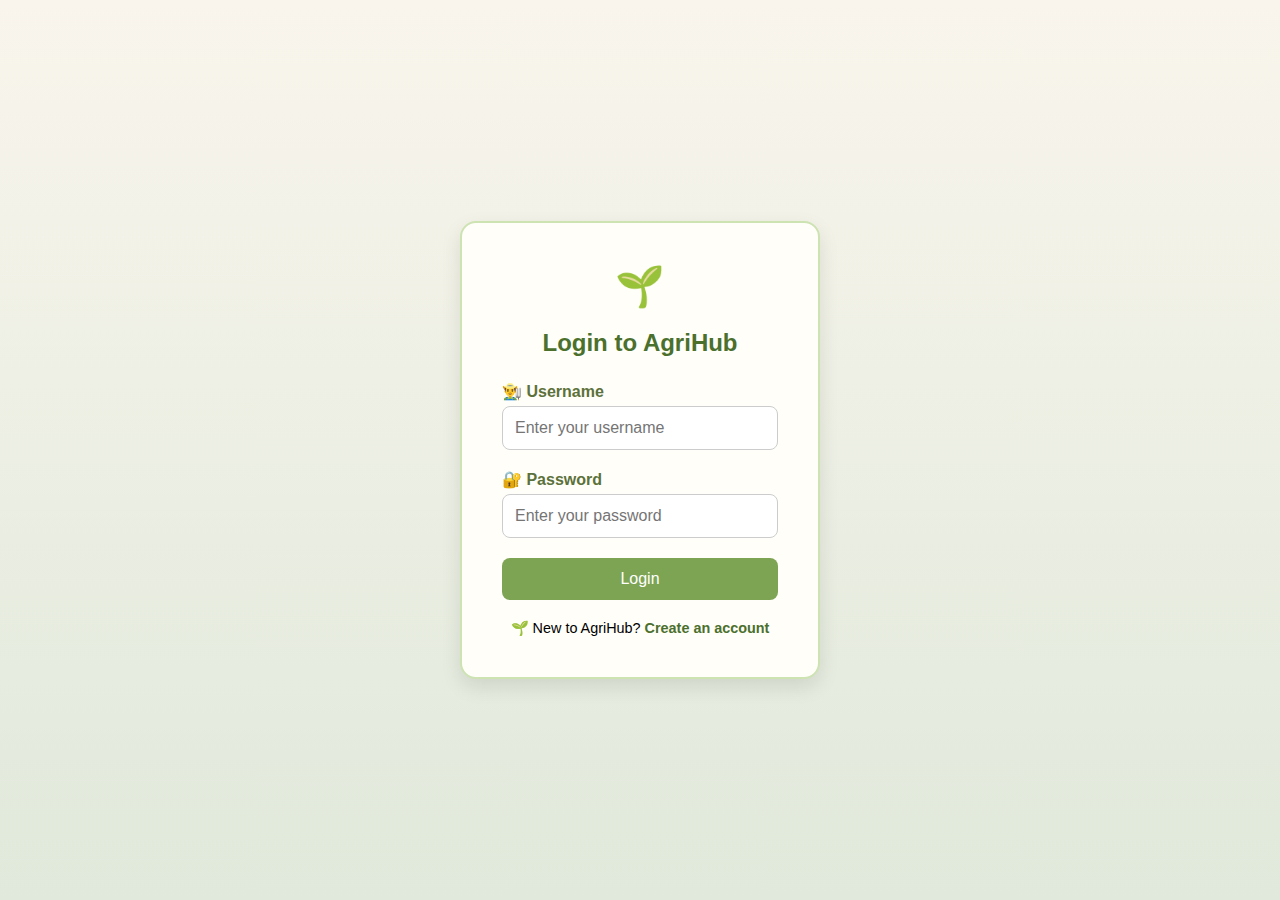
<file: index.html>
<!DOCTYPE html>
<html lang="en">
<head>
  <meta charset="UTF-8" />
  <meta name="viewport" content="width=device-width, initial-scale=1.0"/>
  <title>AgriHub | Login 🌾</title>
  <style>
    * {
      box-sizing: border-box;
    }

    body {
      margin: 0;
      font-family: 'Segoe UI', sans-serif;
      background: linear-gradient(to bottom, #f9f5ec, #e0e9db);
      display: flex;
      justify-content: center;
      align-items: center;
      height: 100vh;
    }

    .login-container {
      background: #fffef8;
      padding: 40px;
      border-radius: 16px;
      box-shadow: 0 8px 20px rgba(0, 0, 0, 0.1);
      width: 360px;
      text-align: center;
      animation: fadeIn 0.5s ease;
      border: 2px solid #cde3b2;
    }

    @keyframes fadeIn {
      from { opacity: 0; transform: translateY(-20px); }
      to { opacity: 1; transform: translateY(0); }
    }

    .emoji {
      font-size: 40px;
      margin-bottom: 10px;
    }

    h2 {
      margin-bottom: 25px;
      color: #4b702d;
    }

    .input-group {
      text-align: left;
      margin-bottom: 20px;
    }

    label {
      display: block;
      font-weight: 600;
      color: #5c713b;
      margin-bottom: 5px;
    }

    input {
      width: 100%;
      padding: 12px;
      border: 1px solid #ccc;
      border-radius: 8px;
      font-size: 1rem;
    }

    .login-btn {
      background-color: #7da453;
      color: white;
      padding: 12px;
      border: none;
      width: 100%;
      border-radius: 8px;
      font-size: 1rem;
      cursor: pointer;
      transition: background 0.3s ease;
    }

    .login-btn:hover {
      background-color: #668b40;
    }

    .error {
      color: red;
      font-size: 0.9rem;
      display: none;
      margin-top: 10px;
    }

    .signup {
      margin-top: 20px;
      font-size: 0.9rem;
    }

    .signup a {
      text-decoration: none;
      color: #4b702d;
      font-weight: bold;
    }

    .signup a:hover {
      text-decoration: underline;
    }
  </style>
</head>
<body>

  <div class="login-container">
    <div class="emoji">🌱</div>
    <h2>Login to AgriHub</h2>
    <form id="loginForm">
      <div class="input-group">
        <label for="username">👨‍🌾 Username</label>
        <input type="text" id="username" placeholder="Enter your username" required>
      </div>

      <div class="input-group">
        <label for="password">🔐 Password</label>
        <input type="password" id="password" placeholder="Enter your password" required>
      </div>

      <button type="submit" class="login-btn">Login</button>
      <div class="error" id="error-msg">❌ Invalid username or password</div>
    </form>

    <div class="signup">
      🌱 New to AgriHub? <a href="signup.html">Create an account</a>
    </div>
  </div>

  <script>
    const form = document.getElementById("loginForm");
    const error = document.getElementById("error-msg");

    form.addEventListener("submit", function (e) {
      e.preventDefault();

      const username = document.getElementById("username").value.trim();
      const password = document.getElementById("password").value.trim();

      const validUsername = "farmer";
      const validPassword = "farm123";

      if (username === validUsername && password === validPassword) {
        window.location.href = "dashboard.html";
      } else {
        error.style.display = "block";
      }
    });
  </script>

</body>
</html>
</file>
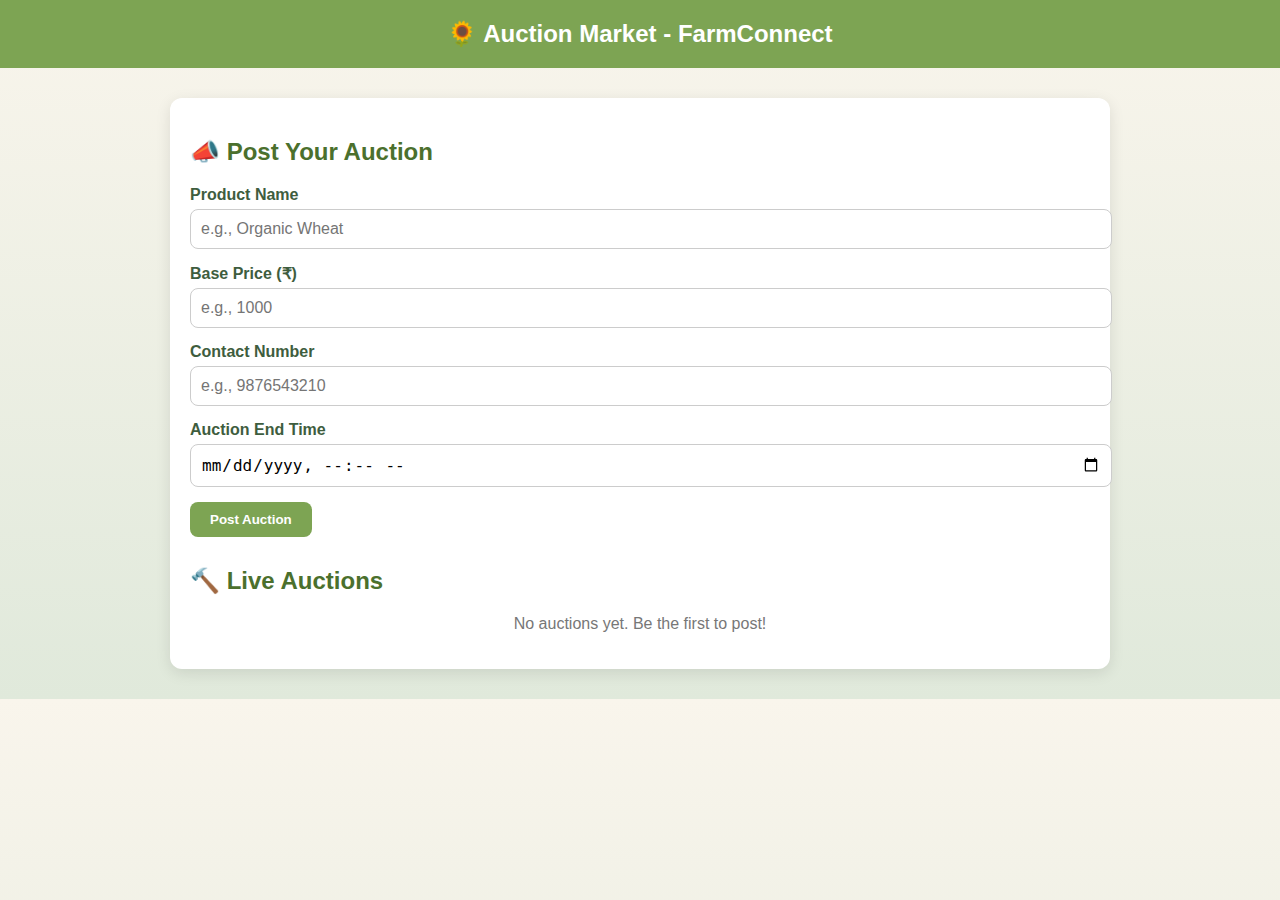
<file: auction.html>
<!DOCTYPE html>
<html lang="en">
<head>
  <meta charset="UTF-8" />
  <meta name="viewport" content="width=device-width, initial-scale=1.0"/>
  <title>🌾 Auction - FarmConnect</title>
  <style>
    body {
      font-family: 'Segoe UI', sans-serif;
      background: linear-gradient(to bottom, #f9f5ec, #e0e9db);
      margin: 0;
      padding: 0;
    }

    header {
      background-color: #7da453;
      padding: 20px;
      text-align: center;
      color: white;
      font-size: 24px;
      font-weight: bold;
    }

    .container {
      max-width: 900px;
      margin: 30px auto;
      padding: 20px;
      background-color: #ffffff;
      border-radius: 12px;
      box-shadow: 0 4px 15px rgba(0, 0, 0, 0.1);
    }

    h2 {
      color: #4b702d;
      margin-bottom: 20px;
    }

    .form-group {
      margin-bottom: 15px;
    }

    label {
      display: block;
      margin-bottom: 5px;
      font-weight: bold;
      color: #3e5d3e;
    }

    input[type="text"],
    input[type="number"],
    input[type="datetime-local"] {
      width: 100%;
      padding: 10px;
      border-radius: 8px;
      border: 1px solid #ccc;
      font-size: 1rem;
    }

    button {
      background-color: #7da453;
      color: white;
      padding: 10px 20px;
      border: none;
      border-radius: 8px;
      font-weight: bold;
      cursor: pointer;
    }

    button:hover {
      background-color: #5c7d3d;
    }

    .auction-list {
      margin-top: 30px;
    }

    .auction-item {
      border: 1px solid #cde3b2;
      padding: 15px;
      margin-bottom: 15px;
      border-radius: 10px;
      background-color: #f5fbe6;
    }

    .auction-item h4 {
      margin: 0;
      color: #4b702d;
    }

    .auction-item p {
      margin: 5px 0;
    }

    .bid-form {
      margin-top: 10px;
    }

    .bid-form input[type="number"] {
      width: 200px;
      margin-right: 10px;
    }

    .no-auctions {
      text-align: center;
      color: #777;
    }

    .timestamp {
      font-size: 0.9rem;
      color: #888;
    }
  </style>
</head>
<body>

  <header>🌻 Auction Market - FarmConnect</header>

  <div class="container">
    <h2>📣 Post Your Auction</h2>
    <div class="form-group">
      <label for="product">Product Name</label>
      <input type="text" id="product" placeholder="e.g., Organic Wheat" />
    </div>
    <div class="form-group">
      <label for="basePrice">Base Price (₹)</label>
      <input type="number" id="basePrice" placeholder="e.g., 1000" />
    </div>
    <div class="form-group">
      <label for="contact">Contact Number</label>
      <input type="text" id="contact" placeholder="e.g., 9876543210" />
    </div>
    <div class="form-group">
      <label for="endTime">Auction End Time</label>
      <input type="datetime-local" id="endTime" />
    </div>
    <button onclick="postAuction()">Post Auction</button>

    <div class="auction-list" id="auctionList">
      <h2>🔨 Live Auctions</h2>
      <p class="no-auctions" id="noAuctions">No auctions yet. Be the first to post!</p>
    </div>
  </div>

  <script>
    function postAuction() {
      const product = document.getElementById("product").value.trim();
      const basePrice = document.getElementById("basePrice").value.trim();
      const contact = document.getElementById("contact").value.trim();
      const endTime = document.getElementById("endTime").value;
      const auctionList = document.getElementById("auctionList");
      const noAuctions = document.getElementById("noAuctions");

      if (product && basePrice && contact && endTime) {
        const now = new Date();
        const postedTime = now.toLocaleString("en-GB");

        const endDateTime = new Date(endTime);
        const endTimeFormatted = endDateTime.toLocaleString("en-GB");

        const auctionItem = document.createElement("div");
        auctionItem.className = "auction-item";
        auctionItem.innerHTML = `
          <h4>🌾 ${product}</h4>
          <p><strong>Base Price:</strong> ₹${basePrice}</p>
          <p><strong>Contact:</strong> ${contact}</p>
          <p class="timestamp">📅 Posted on: ${postedTime}</p>
          <p class="timestamp">⏰ Ends on: ${endTimeFormatted}</p>
          <form class="bid-form" onsubmit="submitBid(event)">
            <label>💰 Enter Your Bid:</label>
            <input type="number" required placeholder="₹ Amount" />
            <button type="submit">Submit Bid</button>
          </form>
        `;
        auctionList.appendChild(auctionItem);
        noAuctions.style.display = "none";

        // Clear form
        document.getElementById("product").value = "";
        document.getElementById("basePrice").value = "";
        document.getElementById("contact").value = "";
        document.getElementById("endTime").value = "";
      } else {
        alert("Please fill in all fields.");
      }
    }

    function submitBid(event) {
      event.preventDefault();
      const input = event.target.querySelector("input[type='number']");
      const bidValue = input.value;
      if (bidValue) {
        alert(`✅ Bid of ₹${bidValue} submitted!`);
        input.value = "";
      }
    }
  </script>

</body>
</html>
</file>
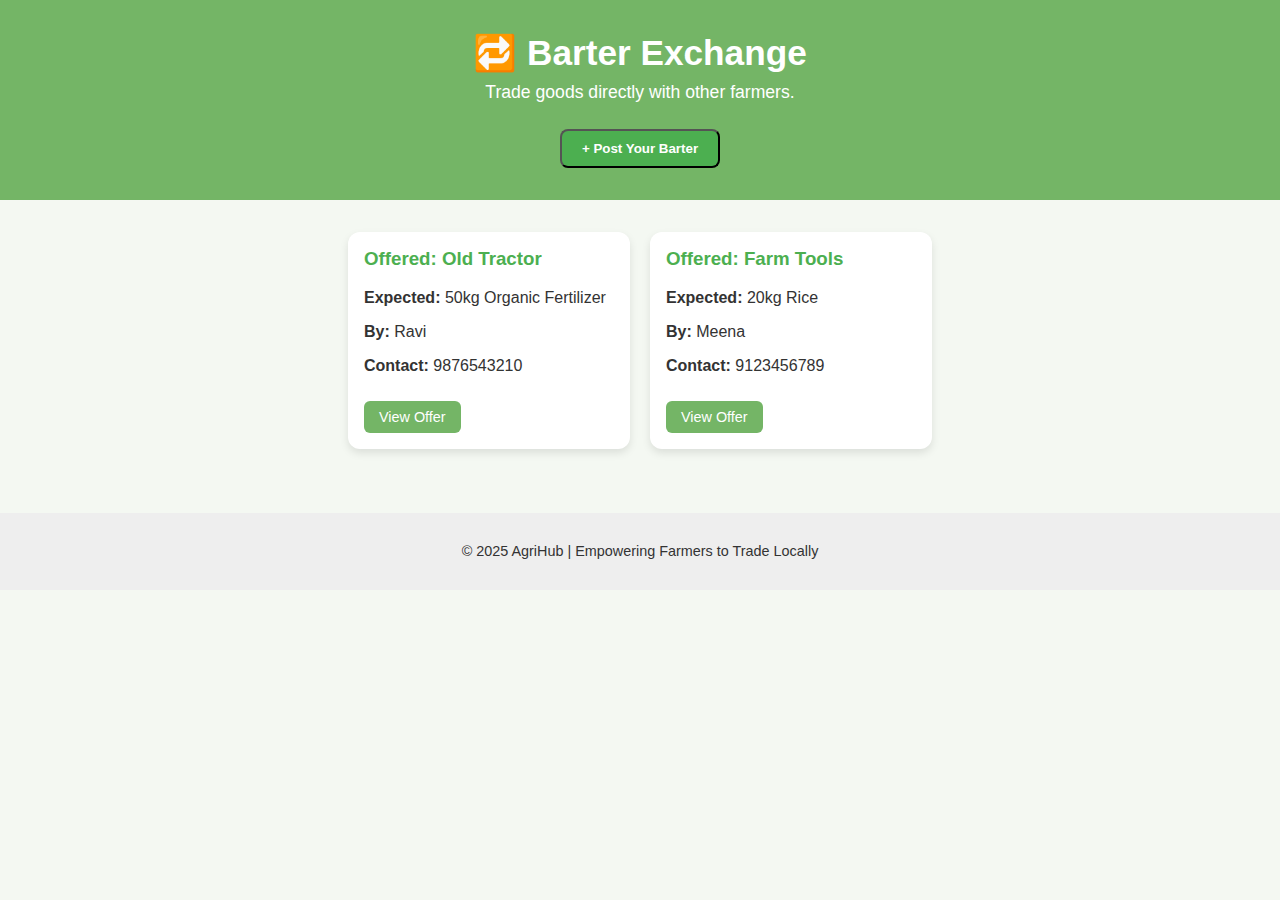
<file: barter.html>
<!DOCTYPE html>
<html lang="en">
<head>
  <meta charset="UTF-8" />
  <meta name="viewport" content="width=device-width, initial-scale=1.0"/>
  <title>Barter System - AgriHub</title>
  <style>
    body {
      margin: 0;
      font-family: 'Segoe UI', sans-serif;
      background-color: #f4f8f2;
      color: #333;
    }

    header {
      text-align: center;
      background-color: #74b566;
      color: white;
      padding: 2rem 1rem;
    }

    header h1 {
      margin: 0;
      font-size: 2.2rem;
    }

    header p {
      margin: 0.5rem 0 1rem 0;
      font-size: 1.1rem;
    }

    .btn {
      display: inline-block;
      margin-top: 10px;
      padding: 10px 20px;
      background-color: #4caf50;
      color: white;
      text-decoration: none;
      border-radius: 8px;
      font-weight: bold;
      cursor: pointer;
    }

    .card-container {
      display: flex;
      flex-wrap: wrap;
      justify-content: center;
      padding: 2rem;
      gap: 20px;
    }

    .card {
      background-color: white;
      border-radius: 12px;
      padding: 1rem;
      width: 250px;
      box-shadow: 0 4px 8px rgba(0,0,0,0.1);
      transition: transform 0.2s;
      text-align: left;
    }

    .card:hover {
      transform: scale(1.03);
      background-color: #e8f5e9;
    }

    .card h3 {
      margin-top: 0;
      color: #4caf50;
    }

    .btn-small {
      display: inline-block;
      margin-top: 10px;
      padding: 8px 15px;
      background-color: #74b566;
      color: white;
      text-decoration: none;
      border-radius: 6px;
      font-size: 0.9rem;
    }

    footer {
      text-align: center;
      padding: 1rem;
      background-color: #eee;
      margin-top: 2rem;
      font-size: 0.9rem;
    }

    /* Modal */
    .modal {
      display: none;
      position: fixed;
      z-index: 1;
      padding-top: 80px;
      left: 0;
      top: 0;
      width: 100%;
      height: 100%;
      overflow: auto;
      background-color: rgba(0,0,0,0.4);
    }

    .modal-content {
      background-color: #fff;
      margin: auto;
      padding: 2rem;
      border: 1px solid #888;
      width: 90%;
      max-width: 500px;
      border-radius: 10px;
      position: relative;
    }

    .close-btn {
      position: absolute;
      top: 10px;
      right: 20px;
      color: #aaa;
      font-size: 24px;
      text-decoration: none;
      cursor: pointer;
    }

    .close-btn:hover {
      color: black;
    }

    form label {
      display: block;
      margin-top: 1rem;
      font-weight: bold;
    }

    form input {
      width: 100%;
      padding: 10px;
      margin-top: 5px;
      border-radius: 6px;
      border: 1px solid #ccc;
    }

    form input[type="submit"] {
      background-color: #4caf50;
      color: white;
      font-weight: bold;
      border: none;
      cursor: pointer;
      margin-top: 1.5rem;
    }

    form input[type="submit"]:hover {
      background-color: #3e8e41;
    }

    @media (max-width: 600px) {
      .card-container {
        flex-direction: column;
        align-items: center;
      }

      .card {
        width: 90%;
      }
    }
  </style>
</head>
<body>

  <header>
    <h1>🔁 Barter Exchange</h1>
    <p>Trade goods directly with other farmers.</p>
    <button class="btn" onclick="openModal()">+ Post Your Barter</button>
  </header>

  <main class="card-container" id="barter-list">
    <div class="card">
      <h3>Offered: Old Tractor</h3>
      <p><strong>Expected:</strong> 50kg Organic Fertilizer</p>
      <p><strong>By:</strong> Ravi</p>
      <p><strong>Contact:</strong> 9876543210</p>
      <a href="#" class="btn-small">View Offer</a>
    </div>

    <div class="card">
      <h3>Offered: Farm Tools</h3>
      <p><strong>Expected:</strong> 20kg Rice</p>
      <p><strong>By:</strong> Meena</p>
      <p><strong>Contact:</strong> 9123456789</p>
      <a href="#" class="btn-small">View Offer</a>
    </div>
  </main>

  <!-- Modal -->
  <div id="modal" class="modal">
    <div class="modal-content">
      <span class="close-btn" onclick="closeModal()">&times;</span>
      <h2>Post Your Barter</h2>
      <form id="barterForm">
        <label for="offered">Your Offered Product</label>
        <input type="text" id="offered" required placeholder="e.g. Fresh Tomatoes">

        <label for="expected">Expected Product</label>
        <input type="text" id="expected" required placeholder="e.g. Rice">

        <label for="name">Your Name</label>
        <input type="text" id="name" required placeholder="e.g. Arjun">

        <label for="contact">Contact Number</label>
        <input type="text" id="contact" required placeholder="e.g. 9876543210">

        <input type="submit" value="Submit">
      </form>
    </div>
  </div>

  <footer>
    <p>© 2025 AgriHub | Empowering Farmers to Trade Locally</p>
  </footer>

  <script>
    const modal = document.getElementById("modal");

    function openModal() {
      modal.style.display = "block";
    }

    function closeModal() {
      modal.style.display = "none";
    }

    window.onclick = function(event) {
      if (event.target == modal) {
        closeModal();
      }
    }

    document.getElementById("barterForm").addEventListener("submit", function(e) {
      e.preventDefault();

      const offered = document.getElementById("offered").value;
      const expected = document.getElementById("expected").value;
      const name = document.getElementById("name").value;
      const contact = document.getElementById("contact").value;

      const newCard = document.createElement("div");
      newCard.classList.add("card");
      newCard.innerHTML = `
        <h3>Offered: ${offered}</h3>
        <p><strong>Expected:</strong> ${expected}</p>
        <p><strong>By:</strong> ${name}</p>
        <p><strong>Contact:</strong> ${contact}</p>
        <a href="#" class="btn-small">View Offer</a>
      `;

      document.getElementById("barter-list").appendChild(newCard);

      // Clear form and close modal
      this.reset();
      closeModal();
    });
  </script>

</body>
</html>
</file>
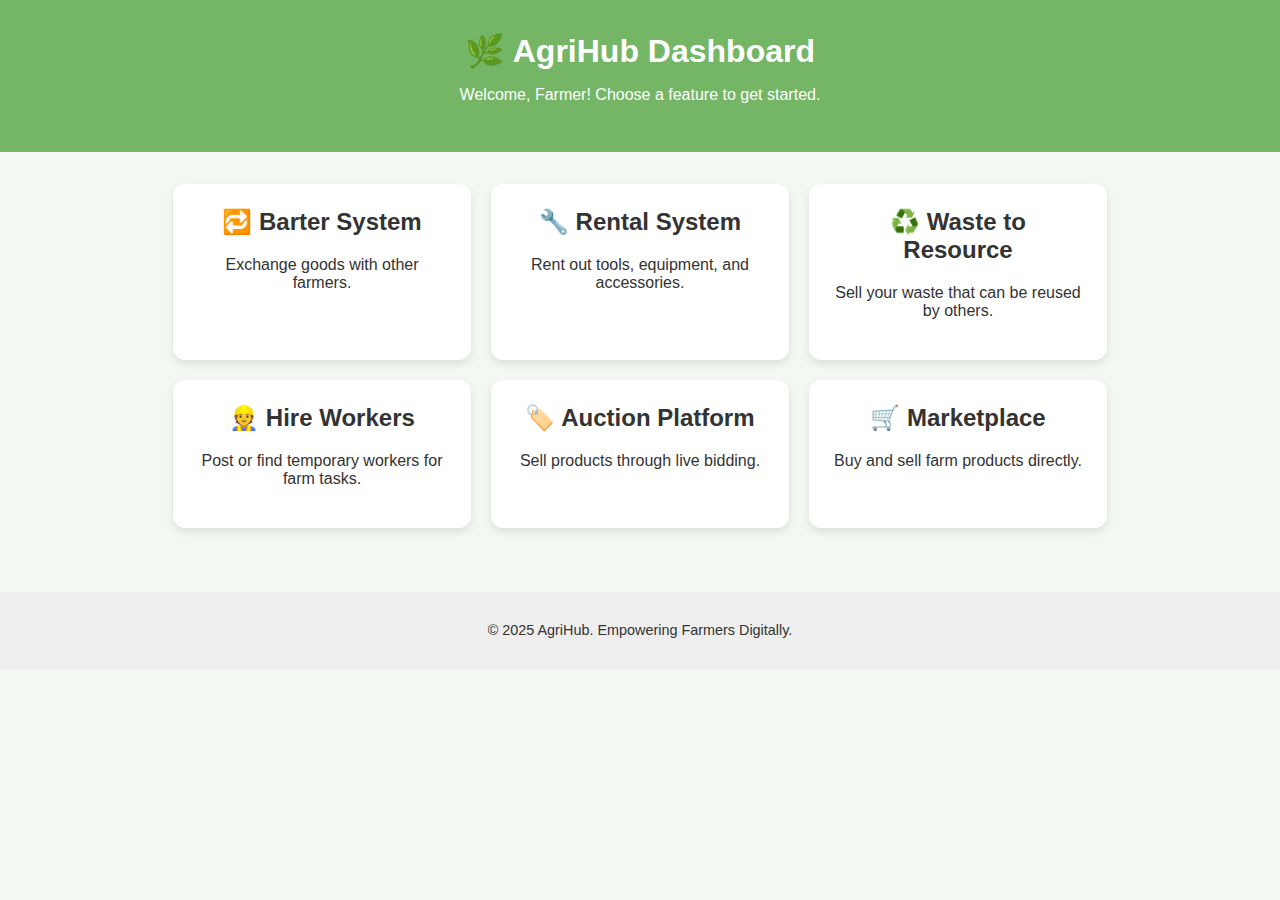
<file: Dashboard.html>
<!DOCTYPE html>
<html lang="en">
<head>
  <meta charset="UTF-8">
  <meta name="viewport" content="width=device-width, initial-scale=1.0">
  <title>AgriHub Dashboard</title>
  <link rel="stylesheet" href="css/style.css">
</head>
<body>
  <header>
    <h1>🌿 AgriHub Dashboard</h1>
    <p>Welcome, Farmer! Choose a feature to get started.</p>
  </header>

  <main class="card-container">
    <a href="barter.html" class="card">
      <h2>🔁 Barter System</h2>
      <p>Exchange goods with other farmers.</p>
    </a>

    <a href="rental.html" class="card">
      <h2>🔧 Rental System</h2>
      <p>Rent out tools, equipment, and accessories.</p>
    </a>

    <a href="waste.html" class="card">
      <h2>♻️ Waste to Resource</h2>
      <p>Sell your waste that can be reused by others.</p>
    </a>

    <a href="hiring.html" class="card">
      <h2>👷 Hire Workers</h2>
      <p>Post or find temporary workers for farm tasks.</p>
    </a>

    <a href="auction.html" class="card">
      <h2>🏷️ Auction Platform</h2>
      <p>Sell products through live bidding.</p>
    </a>

    <a href="marketplace.html" class="card">
      <h2>🛒 Marketplace</h2>
      <p>Buy and sell farm products directly.</p>
    </a>
  </main>

  <footer>
    <p>© 2025 AgriHub. Empowering Farmers Digitally.</p>
  </footer>
</body>
</html>
</file>
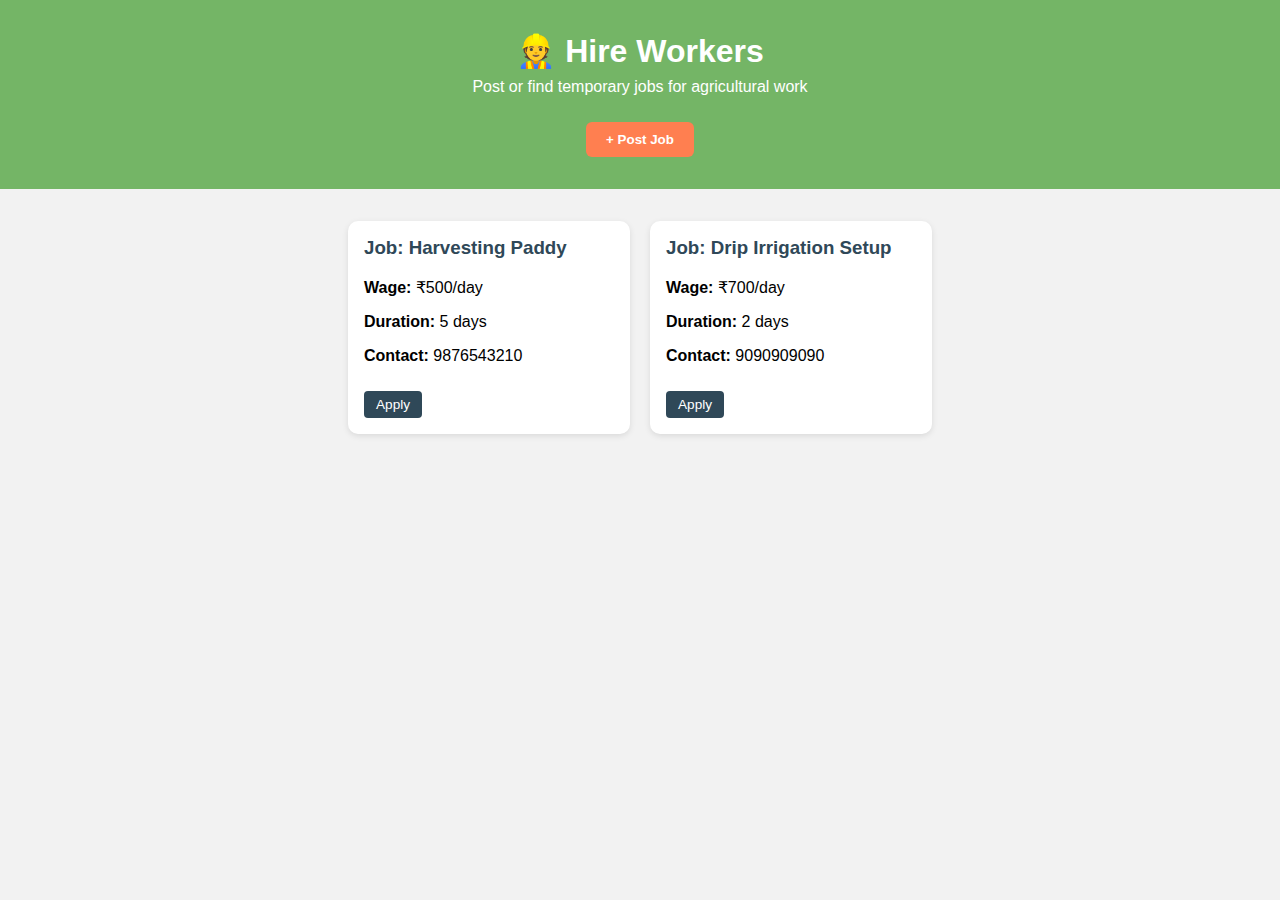
<file: hiring.html>
<!DOCTYPE html>
<html lang="en">
<head>
  <meta charset="UTF-8" />
  <meta name="viewport" content="width=device-width, initial-scale=1.0"/>
  <title>👷 Hire Workers</title>
  <style>
    body {
      margin: 0;
      font-family: Arial, sans-serif;
      background-color: #f2f2f2;
    }

    header {
      background-color: #74b566;
      color: white;
      padding: 2rem 1rem;
      text-align: center;
    }

    header h1 {
      margin: 0;
      font-size: 2rem;
    }

    header p {
      margin-top: 0.5rem;
      font-size: 1rem;
    }

    .btn {
      background-color: #ff7f50;
      color: white;
      padding: 10px 20px;
      text-decoration: none;
      border: none;
      border-radius: 6px;
      font-weight: bold;
      cursor: pointer;
      margin-top: 10px;
    }

    .card-container {
      display: flex;
      flex-wrap: wrap;
      justify-content: center;
      padding: 2rem;
      gap: 20px;
    }

    .card {
      background-color: white;
      border-radius: 10px;
      padding: 1rem;
      width: 250px;
      box-shadow: 0 2px 6px rgba(0, 0, 0, 0.1);
      transition: transform 0.2s;
    }

    .card:hover {
      transform: scale(1.03);
      background-color: #f9f9f9;
    }

    .card h3 {
      margin-top: 0;
      color: #2f4858;
    }

    .btn-small {
      display: inline-block;
      margin-top: 10px;
      padding: 6px 12px;
      background-color: #2f4858;
      color: white;
      text-decoration: none;
      border-radius: 4px;
      font-size: 0.85rem;
    }

    .modal {
      display: none;
      position: fixed;
      z-index: 1;
      padding-top: 80px;
      left: 0;
      top: 0;
      width: 100%;
      height: 100%;
      background-color: rgba(0,0,0,0.5);
    }

    .modal-content {
      background-color: white;
      margin: auto;
      padding: 2rem;
      border-radius: 10px;
      width: 90%;
      max-width: 400px;
      position: relative;
    }

    .close-btn {
      position: absolute;
      top: 10px;
      right: 20px;
      color: #aaa;
      font-size: 22px;
      cursor: pointer;
    }

    .close-btn:hover {
      color: black;
    }

    form label {
      display: block;
      margin-top: 1rem;
      font-weight: bold;
    }

    form input, form textarea {
      width: 100%;
      padding: 8px;
      margin-top: 5px;
      border-radius: 5px;
      border: 1px solid #ccc;
    }

    form input[type="submit"] {
      background-color: #2f4858;
      color: white;
      font-weight: bold;
      border: none;
      cursor: pointer;
      margin-top: 1.2rem;
    }

    form input[type="submit"]:hover {
      background-color: #1e2f3a;
    }

    @media (max-width: 600px) {
      .card {
        width: 90%;
      }
    }
  </style>
</head>
<body>

  <header>
    <h1>👷 Hire Workers</h1>
    <p>Post or find temporary jobs for agricultural work</p>
    <button class="btn" onclick="openModal()">+ Post Job</button>
  </header>

  <main class="card-container" id="hire-list">
    <div class="card">
      <h3>Job: Harvesting Paddy</h3>
      <p><strong>Wage:</strong> ₹500/day</p>
      <p><strong>Duration:</strong> 5 days</p>
      <p><strong>Contact:</strong> 9876543210</p>
      <a href="#" class="btn-small">Apply</a>
    </div>

    <div class="card">
      <h3>Job: Drip Irrigation Setup</h3>
      <p><strong>Wage:</strong> ₹700/day</p>
      <p><strong>Duration:</strong> 2 days</p>
      <p><strong>Contact:</strong> 9090909090</p>
      <a href="#" class="btn-small">Apply</a>
    </div>
  </main>

  <!-- Modal Form -->
  <div id="modal" class="modal">
    <div class="modal-content">
      <span class="close-btn" onclick="closeModal()">&times;</span>
      <h2>Post a Job</h2>
      <form id="hireForm">
        <label for="job">Job Title</label>
        <input type="text" id="job" required placeholder="e.g. Weeding Farm Land">

        <label for="wage">Wage (₹/day)</label>
        <input type="text" id="wage" required placeholder="e.g. 450">

        <label for="duration">Duration</label>
        <input type="text" id="duration" required placeholder="e.g. 3 days">

        <label for="contact">Contact Number</label>
        <input type="text" id="contact" required placeholder="e.g. 9999999999">

        <input type="submit" value="Post Job">
      </form>
    </div>
  </div>

  <script>
    const modal = document.getElementById("modal");

    function openModal() {
      modal.style.display = "block";
    }

    function closeModal() {
      modal.style.display = "none";
    }

    window.onclick = function(event) {
      if (event.target == modal) {
        closeModal();
      }
    }

    document.getElementById("hireForm").addEventListener("submit", function(e) {
      e.preventDefault();

      const job = document.getElementById("job").value;
      const wage = document.getElementById("wage").value;
      const duration = document.getElementById("duration").value;
      const contact = document.getElementById("contact").value;

      const newCard = document.createElement("div");
      newCard.classList.add("card");
      newCard.innerHTML = `
        <h3>Job: ${job}</h3>
        <p><strong>Wage:</strong> ₹${wage}/day</p>
        <p><strong>Duration:</strong> ${duration}</p>
        <p><strong>Contact:</strong> ${contact}</p>
        <a href="#" class="btn-small">Apply</a>
      `;

      document.getElementById("hire-list").appendChild(newCard);

      this.reset();
      closeModal();
    });
  </script>

</body>
</html>
</file>
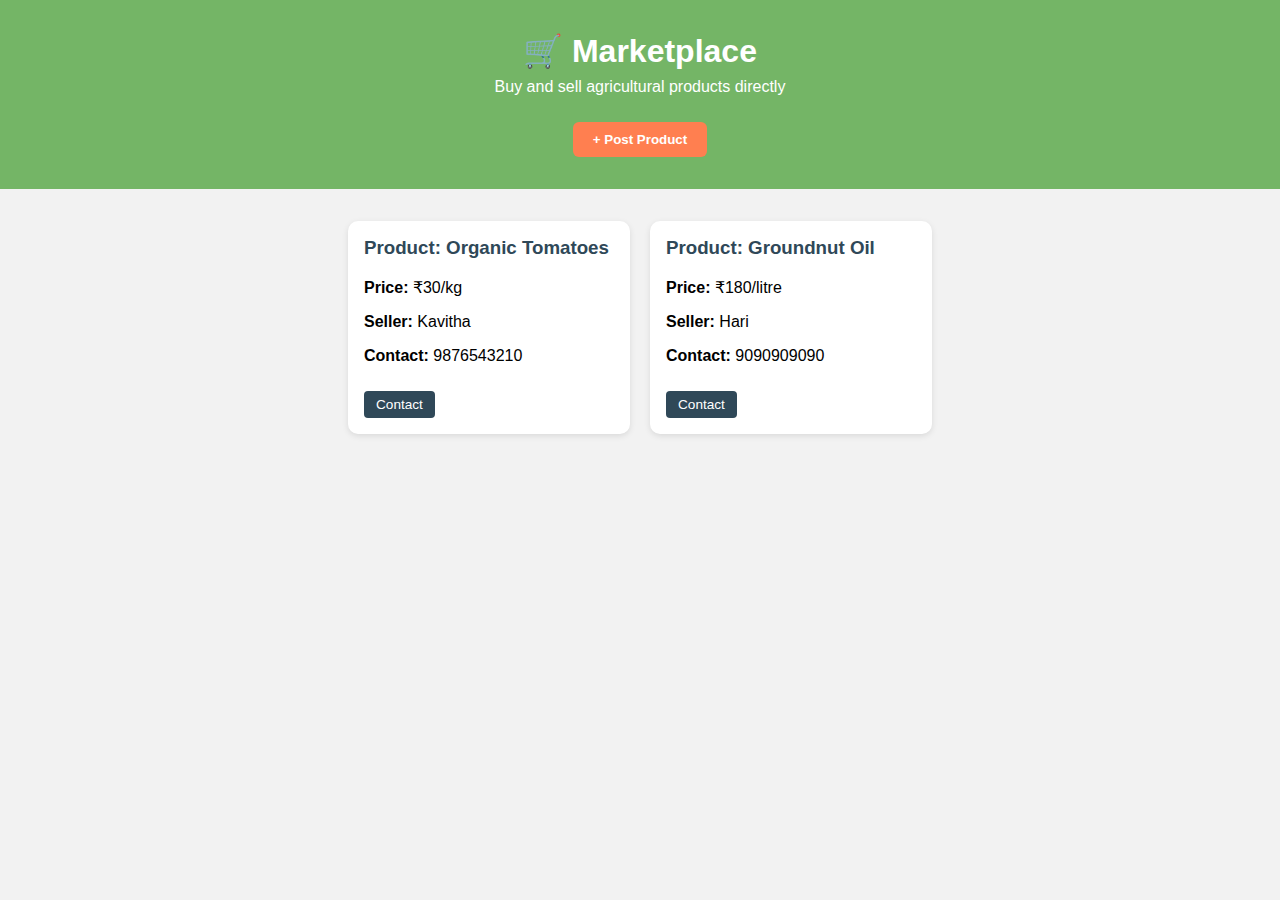
<file: marketplace.html>
<!DOCTYPE html>
<html lang="en">
<head>
  <meta charset="UTF-8" />
  <meta name="viewport" content="width=device-width, initial-scale=1.0"/>
  <title>🛒 Marketplace</title>
  <style>
    body {
      margin: 0;
      font-family: Arial, sans-serif;
      background-color: #f2f2f2;
    }

    header {
      background-color: #74b566;
      color: white;
      padding: 2rem 1rem;
      text-align: center;
    }

    header h1 {
      margin: 0;
      font-size: 2rem;
    }

    header p {
      margin-top: 0.5rem;
      font-size: 1rem;
    }

    .btn {
      background-color: #ff7f50;
      color: white;
      padding: 10px 20px;
      text-decoration: none;
      border: none;
      border-radius: 6px;
      font-weight: bold;
      cursor: pointer;
      margin-top: 10px;
    }

    .card-container {
      display: flex;
      flex-wrap: wrap;
      justify-content: center;
      padding: 2rem;
      gap: 20px;
    }

    .card {
      background-color: white;
      border-radius: 10px;
      padding: 1rem;
      width: 250px;
      box-shadow: 0 2px 6px rgba(0, 0, 0, 0.1);
      transition: transform 0.2s;
    }

    .card:hover {
      transform: scale(1.03);
      background-color: #f9f9f9;
    }

    .card h3 {
      margin-top: 0;
      color: #2f4858;
    }

    .btn-small {
      display: inline-block;
      margin-top: 10px;
      padding: 6px 12px;
      background-color: #2f4858;
      color: white;
      text-decoration: none;
      border-radius: 4px;
      font-size: 0.85rem;
    }

    .modal {
      display: none;
      position: fixed;
      z-index: 1;
      padding-top: 80px;
      left: 0;
      top: 0;
      width: 100%;
      height: 100%;
      background-color: rgba(0,0,0,0.5);
    }

    .modal-content {
      background-color: white;
      margin: auto;
      padding: 2rem;
      border-radius: 10px;
      width: 90%;
      max-width: 400px;
      position: relative;
    }

    .close-btn {
      position: absolute;
      top: 10px;
      right: 20px;
      color: #aaa;
      font-size: 22px;
      cursor: pointer;
    }

    .close-btn:hover {
      color: black;
    }

    form label {
      display: block;
      margin-top: 1rem;
      font-weight: bold;
    }

    form input {
      width: 100%;
      padding: 8px;
      margin-top: 5px;
      border-radius: 5px;
      border: 1px solid #ccc;
    }

    form input[type="submit"] {
      background-color: #2f4858;
      color: white;
      font-weight: bold;
      border: none;
      cursor: pointer;
      margin-top: 1.2rem;
    }

    form input[type="submit"]:hover {
      background-color: #1e2f3a;
    }

    @media (max-width: 600px) {
      .card {
        width: 90%;
      }
    }
  </style>
</head>
<body>

  <header>
    <h1>🛒 Marketplace</h1>
    <p>Buy and sell agricultural products directly</p>
    <button class="btn" onclick="openModal()">+ Post Product</button>
  </header>

  <main class="card-container" id="market-list">
    <div class="card">
      <h3>Product: Organic Tomatoes</h3>
      <p><strong>Price:</strong> ₹30/kg</p>
      <p><strong>Seller:</strong> Kavitha</p>
      <p><strong>Contact:</strong> 9876543210</p>
      <a href="#" class="btn-small">Contact</a>
    </div>

    <div class="card">
      <h3>Product: Groundnut Oil</h3>
      <p><strong>Price:</strong> ₹180/litre</p>
      <p><strong>Seller:</strong> Hari</p>
      <p><strong>Contact:</strong> 9090909090</p>
      <a href="#" class="btn-small">Contact</a>
    </div>
  </main>

  <!-- Modal Form -->
  <div id="modal" class="modal">
    <div class="modal-content">
      <span class="close-btn" onclick="closeModal()">&times;</span>
      <h2>Post Your Product</h2>
      <form id="marketForm">
        <label for="product">Product Name</label>
        <input type="text" id="product" required placeholder="e.g. Rice Bags">

        <label for="price">Price (e.g. ₹200 for 5kg)</label>
        <input type="text" id="price" required placeholder="e.g. ₹200">

        <label for="seller">Seller Name</label>
        <input type="text" id="seller" required placeholder="e.g. Manoj">

        <label for="contact">Contact Number</label>
        <input type="text" id="contact" required placeholder="e.g. 9999999999">

        <input type="submit" value="Post Product">
      </form>
    </div>
  </div>

  <script>
    const modal = document.getElementById("modal");

    function openModal() {
      modal.style.display = "block";
    }

    function closeModal() {
      modal.style.display = "none";
    }

    window.onclick = function(event) {
      if (event.target == modal) {
        closeModal();
      }
    }

    document.getElementById("marketForm").addEventListener("submit", function(e) {
      e.preventDefault();

      const product = document.getElementById("product").value;
      const price = document.getElementById("price").value;
      const seller = document.getElementById("seller").value;
      const contact = document.getElementById("contact").value;

      const newCard = document.createElement("div");
      newCard.classList.add("card");
      newCard.innerHTML = `
        <h3>Product: ${product}</h3>
        <p><strong>Price:</strong> ${price}</p>
        <p><strong>Seller:</strong> ${seller}</p>
        <p><strong>Contact:</strong> ${contact}</p>
        <a href="#" class="btn-small">Contact</a>
      `;

      document.getElementById("market-list").appendChild(newCard);

      this.reset();
      closeModal();
    });
  </script>

</body>
</html>
</file>
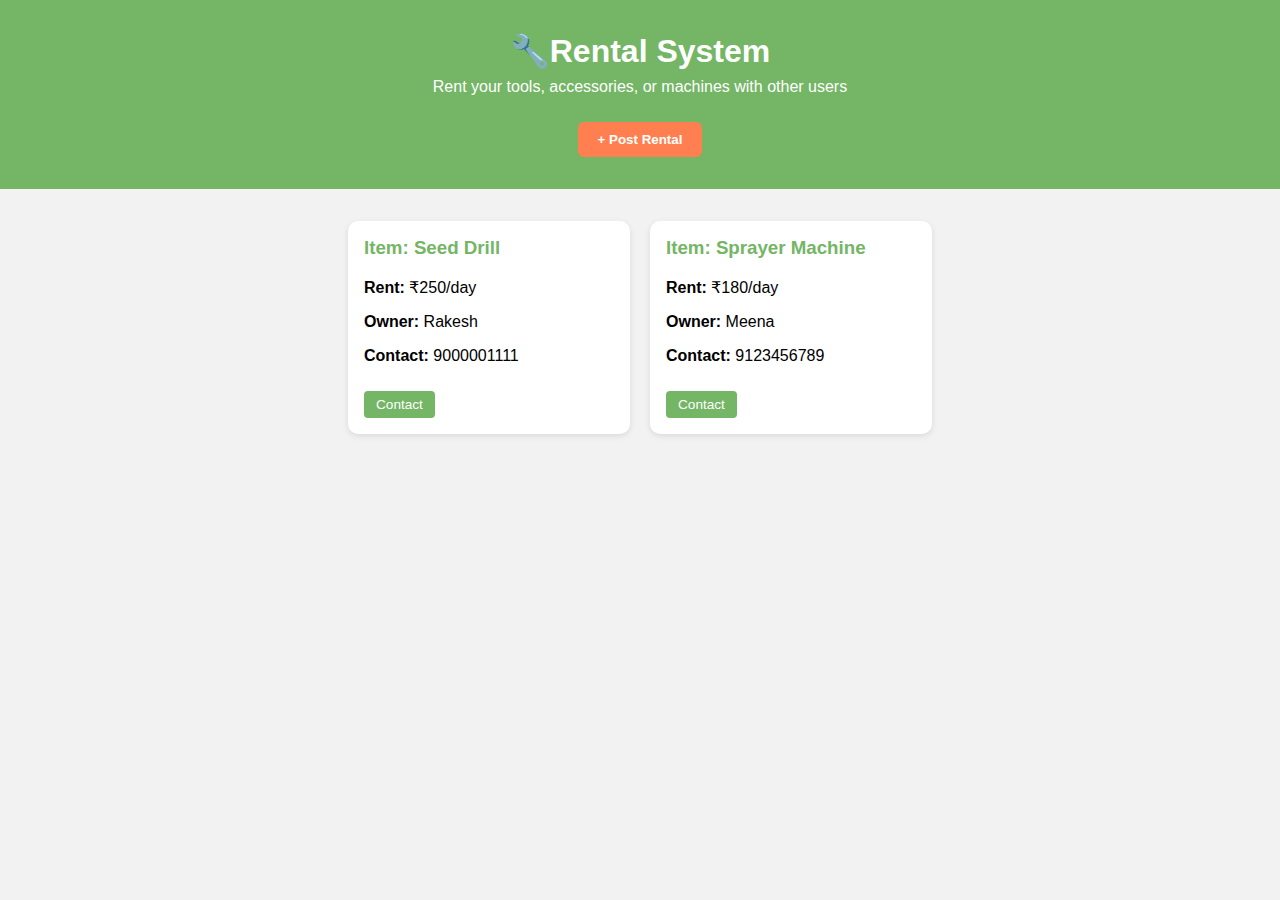
<file: rental.html>
<!DOCTYPE html>
<html lang="en">
<head>
  <meta charset="UTF-8" />
  <meta name="viewport" content="width=device-width, initial-scale=1.0"/>
  <title>🔧Rental System</title>
  <style>
    body {
      margin: 0;
      font-family: Arial, sans-serif;
      background-color: #f2f2f2;
    }

    header {
      background-color:  #74b566;
;
      color: white;
      padding: 2rem 1rem;
      text-align: center;
    }

    header h1 {
      margin: 0;
      font-size: 2rem;
    }

    header p {
      margin-top: 0.5rem;
      font-size: 1rem;
    }

    .btn {
      background-color: #ff7f50;
      color: white;
      padding: 10px 20px;
      text-decoration: none;
      border: none;
      border-radius: 6px;
      font-weight: bold;
      cursor: pointer;
      margin-top: 10px;
    }

    .card-container {
      display: flex;
      flex-wrap: wrap;
      justify-content: center;
      padding: 2rem;
      gap: 20px;
    }

    .card {
      background-color: white;
      border-radius: 10px;
      padding: 1rem;
      width: 250px;
      box-shadow: 0 2px 6px rgba(0, 0, 0, 0.1);
      transition: transform 0.2s;
    }

    .card:hover {
      transform: scale(1.03);
      background-color: #f9f9f9;
    }

    .card h3 {
      margin-top: 0;
      color: #74b566;
    }

    .btn-small {
      display: inline-block;
      margin-top: 10px;
      padding: 6px 12px;
      background-color: #74b566;
      color: white;
      text-decoration: none;
      border-radius: 4px;
      font-size: 0.85rem;
    }

    .modal {
      display: none;
      position: fixed;
      z-index: 1;
      padding-top: 80px;
      left: 0;
      top: 0;
      width: 100%;
      height: 100%;
      background-color: rgba(0,0,0,0.5);
    }

    .modal-content {
      background-color: white;
      margin: auto;
      padding: 2rem;
      border-radius: 10px;
      width: 90%;
      max-width: 400px;
      position: relative;
    }

    .close-btn {
      position: absolute;
      top: 10px;
      right: 20px;
      color: #aaa;
      font-size: 22px;
      cursor: pointer;
    }

    .close-btn:hover {
      color: black;
    }

    form label {
      display: block;
      margin-top: 1rem;
      font-weight: bold;
    }

    form input {
      width: 100%;
      padding: 8px;
      margin-top: 5px;
      border-radius: 5px;
      border: 1px solid #ccc;
    }

    form input[type="submit"] {
      background-color: #2f4858;
      color: white;
      font-weight: bold;
      border: none;
      cursor: pointer;
      margin-top: 1.2rem;
    }

    form input[type="submit"]:hover {
      background-color: #1e2f3a;
    }

    @media (max-width: 600px) {
      .card {
        width: 90%;
      }
    }
  </style>
</head>
<body>

  <header>
    <h1>🔧Rental System</h1>
    <p>Rent your tools, accessories, or machines with other users</p>
    <button class="btn" onclick="openModal()">+ Post Rental</button>
  </header>

  <main class="card-container" id="rental-list">
    <div class="card">
      <h3>Item: Seed Drill</h3>
      <p><strong>Rent:</strong> ₹250/day</p>
      <p><strong>Owner:</strong> Rakesh</p>
      <p><strong>Contact:</strong> 9000001111</p>
      <a href="#" class="btn-small">Contact</a>
    </div>

    <div class="card">
      <h3>Item: Sprayer Machine</h3>
      <p><strong>Rent:</strong> ₹180/day</p>
      <p><strong>Owner:</strong> Meena</p>
      <p><strong>Contact:</strong> 9123456789</p>
      <a href="#" class="btn-small">Contact</a>
    </div>
  </main>

  <!-- Modal Form -->
  <div id="modal" class="modal">
    <div class="modal-content">
      <span class="close-btn" onclick="closeModal()">&times;</span>
      <h2>Post Rental Item</h2>
      <form id="rentalForm">
        <label for="item">Item Name</label>
        <input type="text" id="item" required placeholder="e.g. Harvester Machine">

        <label for="rent">Rent Price (₹ per day)</label>
        <input type="text" id="rent" required placeholder="e.g. 300">

        <label for="owner">Owner Name</label>
        <input type="text" id="owner" required placeholder="e.g. Aravind">

        <label for="contact">Contact Number</label>
        <input type="text" id="contact" required placeholder="e.g. 9876543210">

        <input type="submit" value="Post Rental">
      </form>
    </div>
  </div>

  <script>
    const modal = document.getElementById("modal");

    function openModal() {
      modal.style.display = "block";
    }

    function closeModal() {
      modal.style.display = "none";
    }

    window.onclick = function(event) {
      if (event.target == modal) {
        closeModal();
      }
    }

    document.getElementById("rentalForm").addEventListener("submit", function(e) {
      e.preventDefault();

      const item = document.getElementById("item").value;
      const rent = document.getElementById("rent").value;
      const owner = document.getElementById("owner").value;
      const contact = document.getElementById("contact").value;

      const newCard = document.createElement("div");
      newCard.classList.add("card");
      newCard.innerHTML = `
        <h3>Item: ${item}</h3>
        <p><strong>Rent:</strong> ₹${rent}/day</p>
        <p><strong>Owner:</strong> ${owner}</p>
        <p><strong>Contact:</strong> ${contact}</p>
        <a href="#" class="btn-small">Contact</a>
      `;

      document.getElementById("rental-list").appendChild(newCard);

      // Clear form and close modal
      this.reset();
      closeModal();
    });
  </script>

</body>
</html>
</file>
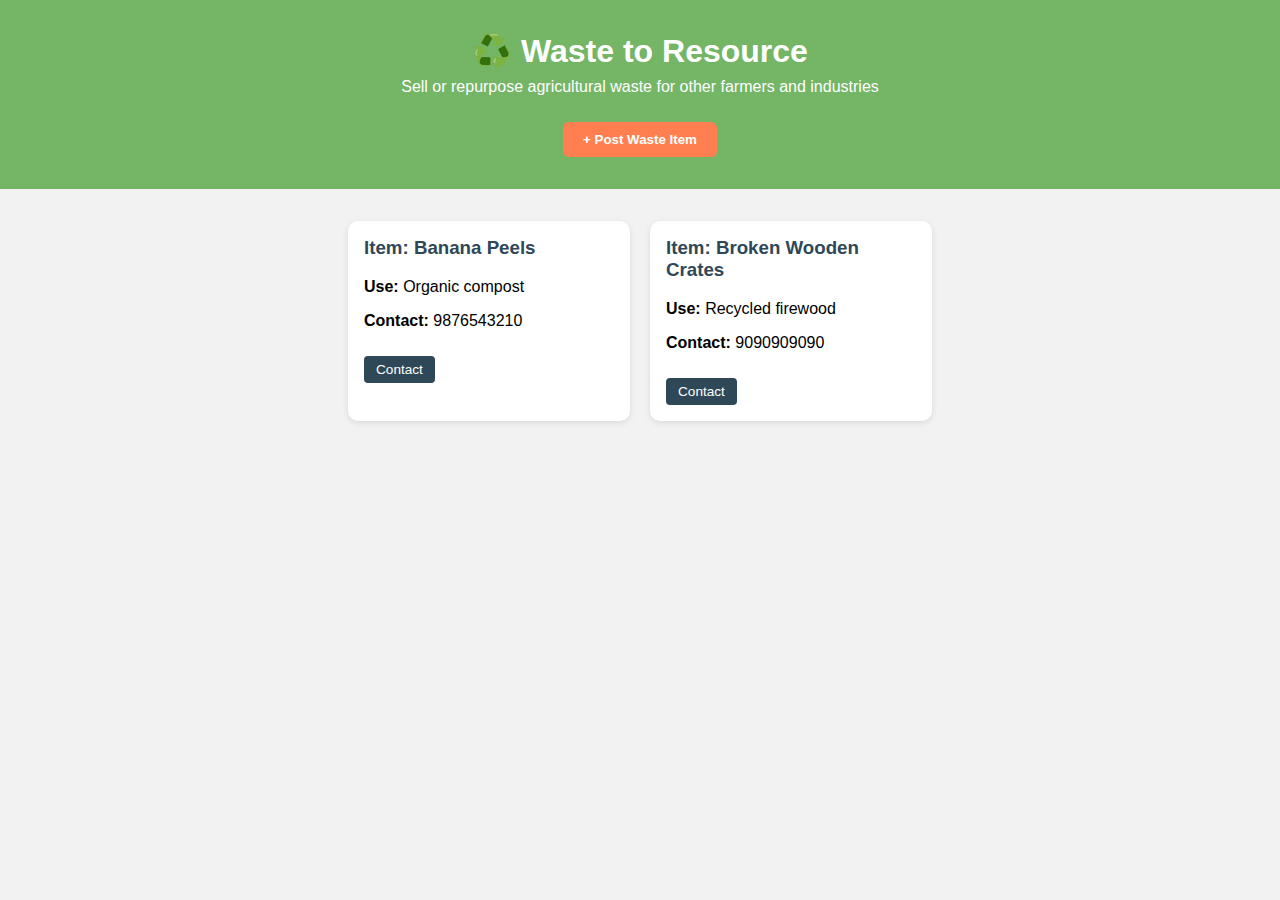
<file: waste.html>
<!DOCTYPE html>
<html lang="en">
<head>
  <meta charset="UTF-8" />
  <meta name="viewport" content="width=device-width, initial-scale=1.0"/>
  <title>♻️ Waste to Resource</title>
  <style>
    body {
      margin: 0;
      font-family: Arial, sans-serif;
      background-color: #f2f2f2;
    }

    header {
      background-color:#74b566;;
      color: white;
      padding: 2rem 1rem;
      text-align: center;
    }

    header h1 {
      margin: 0;
      font-size: 2rem;
    }

    header p {
      margin-top: 0.5rem;
      font-size: 1rem;
    }

    .btn {
      background-color: #ff7f50;
      color: white;
      padding: 10px 20px;
      text-decoration: none;
      border: none;
      border-radius: 6px;
      font-weight: bold;
      cursor: pointer;
      margin-top: 10px;
    }

    .card-container {
      display: flex;
      flex-wrap: wrap;
      justify-content: center;
      padding: 2rem;
      gap: 20px;
    }

    .card {
      background-color: white;
      border-radius: 10px;
      padding: 1rem;
      width: 250px;
      box-shadow: 0 2px 6px rgba(0, 0, 0, 0.1);
      transition: transform 0.2s;
    }

    .card:hover {
      transform: scale(1.03);
      background-color: #f9f9f9;
    }

    .card h3 {
      margin-top: 0;
      color: #2f4858;
    }

    .btn-small {
      display: inline-block;
      margin-top: 10px;
      padding: 6px 12px;
      background-color: #2f4858;
      color: white;
      text-decoration: none;
      border-radius: 4px;
      font-size: 0.85rem;
    }

    .modal {
      display: none;
      position: fixed;
      z-index: 1;
      padding-top: 80px;
      left: 0;
      top: 0;
      width: 100%;
      height: 100%;
      background-color: rgba(0,0,0,0.5);
    }

    .modal-content {
      background-color: white;
      margin: auto;
      padding: 2rem;
      border-radius: 10px;
      width: 90%;
      max-width: 400px;
      position: relative;
    }

    .close-btn {
      position: absolute;
      top: 10px;
      right: 20px;
      color: #aaa;
      font-size: 22px;
      cursor: pointer;
    }

    .close-btn:hover {
      color: black;
    }

    form label {
      display: block;
      margin-top: 1rem;
      font-weight: bold;
    }

    form input, form textarea {
      width: 100%;
      padding: 8px;
      margin-top: 5px;
      border-radius: 5px;
      border: 1px solid #ccc;
    }

    form input[type="submit"] {
      background-color: #2f4858;
      color: white;
      font-weight: bold;
      border: none;
      cursor: pointer;
      margin-top: 1.2rem;
    }

    form input[type="submit"]:hover {
      background-color: #1e2f3a;
    }

    @media (max-width: 600px) {
      .card {
        width: 90%;
      }
    }
  </style>
</head>
<body>

  <header>
    <h1>♻️ Waste to Resource</h1>
    <p>Sell or repurpose agricultural waste for other farmers and industries</p>
    <button class="btn" onclick="openModal()">+ Post Waste Item</button>
  </header>

  <main class="card-container" id="waste-list">
    <div class="card">
      <h3>Item: Banana Peels</h3>
      <p><strong>Use:</strong> Organic compost</p>
      <p><strong>Contact:</strong> 9876543210</p>
      <a href="#" class="btn-small">Contact</a>
    </div>

    <div class="card">
      <h3>Item: Broken Wooden Crates</h3>
      <p><strong>Use:</strong> Recycled firewood</p>
      <p><strong>Contact:</strong> 9090909090</p>
      <a href="#" class="btn-small">Contact</a>
    </div>
  </main>

  <!-- Modal Form -->
  <div id="modal" class="modal">
    <div class="modal-content">
      <span class="close-btn" onclick="closeModal()">&times;</span>
      <h2>Post Waste Item</h2>
      <form id="wasteForm">
        <label for="item">Waste Item Name</label>
        <input type="text" id="item" required placeholder="e.g. Sugarcane Residue">

        <label for="use">Intended Use</label>
        <input type="text" id="use" required placeholder="e.g. Cattle feed">

        <label for="contact">Contact Number</label>
        <input type="text" id="contact" required placeholder="e.g. 9876543210">

        <input type="submit" value="Post Waste">
      </form>
    </div>
  </div>

  <script>
    const modal = document.getElementById("modal");

    function openModal() {
      modal.style.display = "block";
    }

    function closeModal() {
      modal.style.display = "none";
    }

    window.onclick = function(event) {
      if (event.target == modal) {
        closeModal();
      }
    }

    document.getElementById("wasteForm").addEventListener("submit", function(e) {
      e.preventDefault();

      const item = document.getElementById("item").value;
      const use = document.getElementById("use").value;
      const contact = document.getElementById("contact").value;

      const newCard = document.createElement("div");
      newCard.classList.add("card");
      newCard.innerHTML = `
        <h3>Item: ${item}</h3>
        <p><strong>Use:</strong> ${use}</p>
        <p><strong>Contact:</strong> ${contact}</p>
        <a href="#" class="btn-small">Contact</a>
      `;

      document.getElementById("waste-list").appendChild(newCard);

      this.reset();
      closeModal();
    });
  </script>

</body>
</html>
</file>
<file: css/style.css>
/* General Styling */
body {
  margin: 0;
  font-family: 'Segoe UI', sans-serif;
  background-color: #f4f8f2;
  color: #333;
}

header {
  text-align: center;
  background-color: #74b566;
  color: white;
  padding: 2rem 1rem;
}

header h1 {
  margin: 0;
  font-size: 2rem;
}

.card-container {
  display: flex;
  flex-wrap: wrap;
  justify-content: center;
  padding: 2rem;
  gap: 20px;
}

/* Card Styling */
.card {
  text-decoration: none;
  color: #333;
  background-color: white;
  border-radius: 12px;
  padding: 1.5rem;
  width: 250px;
  box-shadow: 0 4px 8px rgba(0,0,0,0.1);
  transition: transform 0.2s, background-color 0.2s;
  text-align: center;
}

.card:hover {
  background-color: #d4edc4;
  transform: scale(1.05);
}

.card h2 {
  margin-top: 0;
}

footer {
  text-align: center;
  padding: 1rem;
  background-color: #eee;
  margin-top: 2rem;
  font-size: 0.9rem;
}
</file>
